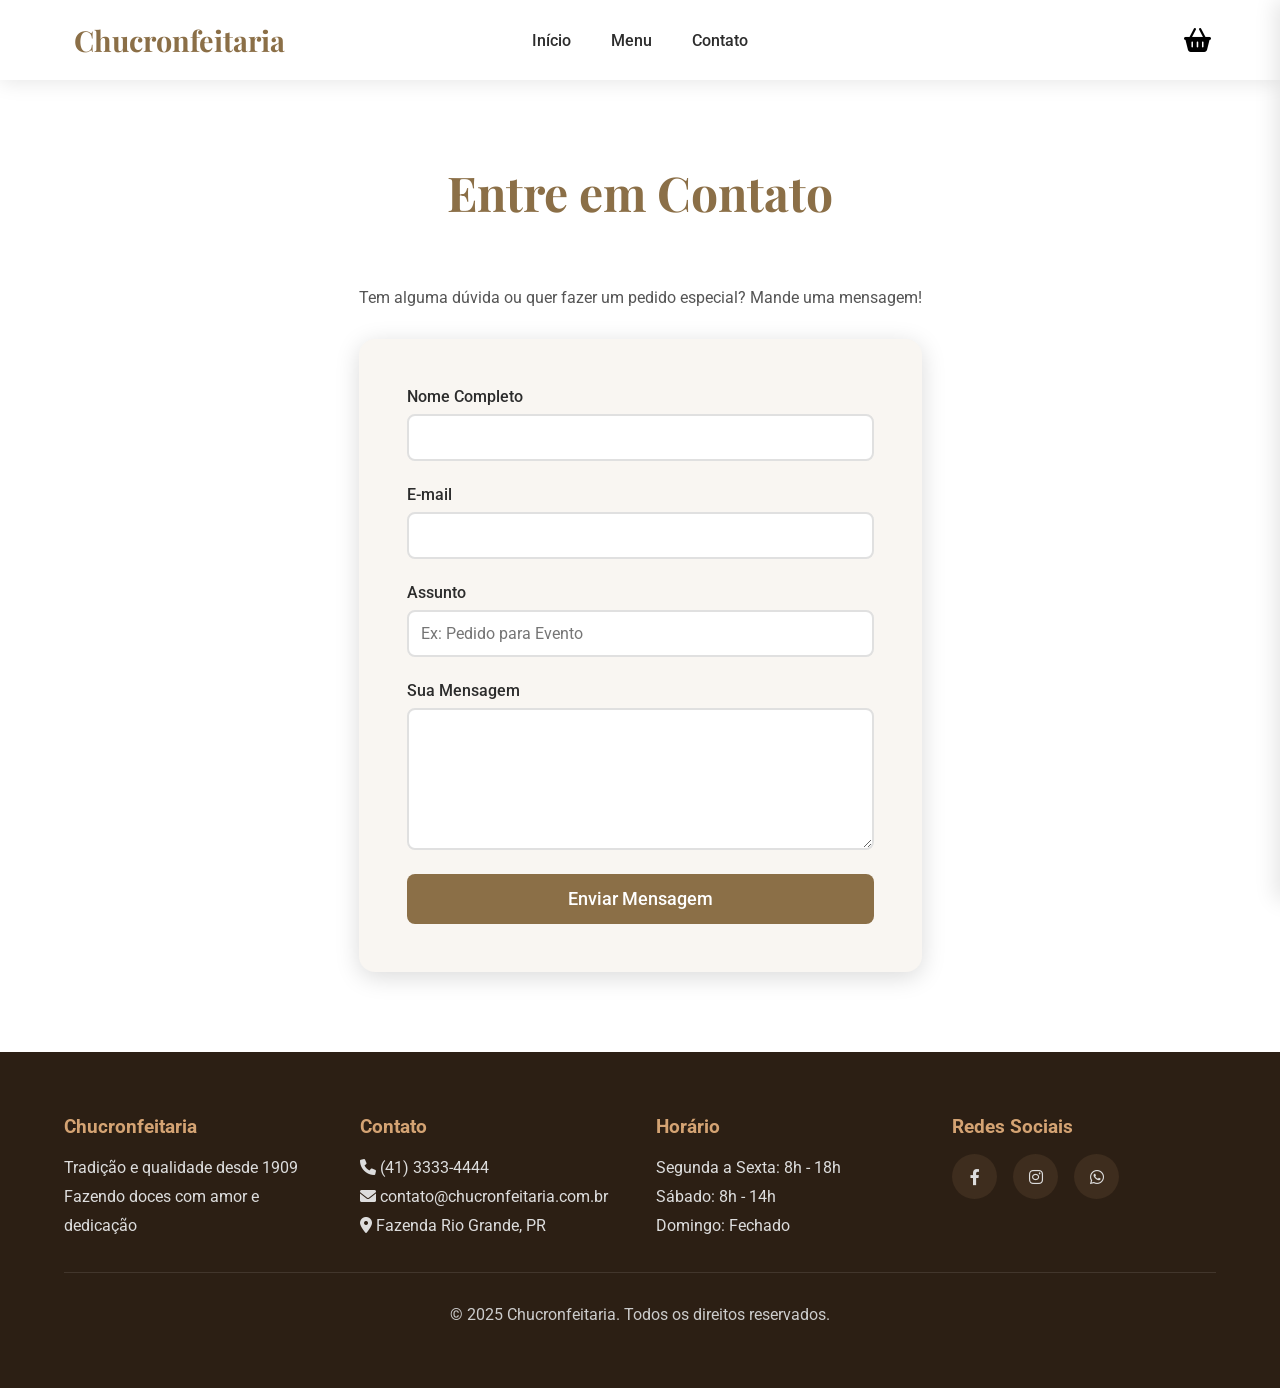
<file: contact.html>
<!DOCTYPE html>
<html lang="pt-BR">
<head>
    <meta charset="UTF-8">
    <meta name="viewport" content="width=device-width, initial-scale=1.0">
    <title>Contato - Chucronfeitaria</title>
    <link rel="stylesheet" href="./assets/css/style.css">
    <link rel="stylesheet" href="./assets/css/global-vars.css">
    <link rel="stylesheet" href="https://cdnjs.cloudflare.com/ajax/libs/font-awesome/6.0.0/css/all.min.css">
    <link rel="preconnect" href="https://fonts.googleapis.com">
    <link rel="preconnect" href="https://fonts.gstatic.com" crossorigin>
    <link href="https://fonts.googleapis.com/css2?family=Roboto:wght@300;400;500;700&family=Playfair+Display:wght@400;700&display=swap" rel="stylesheet">
</head>
<body>
    <header>
        <div class="logo">Chucronfeitaria</div>
        <nav id="nav">
            <ul>
                <li><a href="index.html">Início</a></li>
                <li><a href="menu.html">Menu</a></li>
                <li><a href="contact.html">Contato</a></li>
            </ul>
        </nav>
        <div class="header-actions">
            <button id="cartBtn" onclick="toggleCart()" class="cart-btn-header">
                <i class="fas fa-shopping-basket"></i> <span id="cartBadgeHeader">0</span>
            </button>
            <div class="menu-toggle" id="menuToggle">
                <span></span>
                <span></span>
                <span></span>
            </div>
        </div>
    </header>

    <section class="order-section reveal active" id="order" style="margin-top: var(--header-height); min-height: 80vh; display: flex; align-items: center;">
        <div class="order-container">
            <h1>Entre em Contato</h1>
            <p style="text-align: center; margin-bottom: var(--spacing-lg); color: var(--color-text-secondary);">Tem alguma dúvida ou quer fazer um pedido especial? Mande uma mensagem!</p>
            <div class="order-content">
                <div class="order-form">
                    <form id="orderForm">
                        <div class="form-group">
                            <label for="name">Nome Completo</label>
                            <input type="text" id="name" required>
                        </div>
                        <div class="form-group">
                            <label for="email">E-mail</label>
                            <input type="email" id="email" required>
                        </div>
                        <div class="form-group">
                            <label for="address">Assunto</label>
                            <input type="text" id="address" placeholder="Ex: Pedido para Evento" required>
                        </div>
                        <div class="form-group">
                            <label for="details">Sua Mensagem</label>
                            <textarea id="details" rows="6" class="active"></textarea>
                        </div>
                        <button type="submit" class="submit-btn">Enviar Mensagem</button>
                    </form>
                </div>
            </div>
        </div>
    </section>

    <!-- Cart Sidebar -->
    <div class="cart-overlay" id="cartOverlay" onclick="toggleCart()"></div>
    <div class="cart-sidebar" id="cartSidebar">
        <div class="cart-header">
            <h2><i class="fas fa-shopping-basket"></i> Meu Carrinho</h2>
            <button class="close-cart" onclick="toggleCart()">×</button>
        </div>
        <div class="cart-items" id="cartItems">
            <div class="cart-empty">
                <div class="cart-empty-icon"><i class="fas fa-birthday-cake"></i></div>
                <p>Seu carrinho está vazio</p>
                <p style="font-size: 0.9rem; margin-top: 0.5rem;">Escolha um bolo delicioso no Menu!</p>
            </div>
        </div>
        <div class="cart-footer" id="cartFooter" style="display: none;">
            <div class="cart-total">
                <span>Total:</span>
                <span class="cart-total-value" id="cartTotal">R$ 0,00</span>
            </div>
            <button class="checkout-btn" onclick="checkout()">Finalizar Pedido</button>
            <button class="clear-cart-btn" onclick="clearCart()">Limpar Carrinho</button>
        </div>
    </div>

    <footer id="contact">
        <div class="footer-content">
            <div class="footer-section">
                <h3>Chucronfeitaria</h3>
                <p>Tradição e qualidade desde 1909</p>
                <p>Fazendo doces com amor e dedicação</p>
            </div>
            <div class="footer-section">
                <h3>Contato</h3>
                <p><i class="fas fa-phone"></i> (41) 3333-4444</p>
                <p><i class="fas fa-envelope"></i> contato@chucronfeitaria.com.br</p>
                <p><i class="fas fa-map-marker-alt"></i> Fazenda Rio Grande, PR</p>
            </div>
            <div class="footer-section">
                <h3>Horário</h3>
                <p>Segunda a Sexta: 8h - 18h</p>
                <p>Sábado: 8h - 14h</p>
                <p>Domingo: Fechado</p>
            </div>
            <div class="footer-section">
                <h3>Redes Sociais</h3>
                <div class="social-links">
                    <a href="#" title="Facebook"><i class="fab fa-facebook-f"></i></a>
                    <a href="#" title="Instagram"><i class="fab fa-instagram"></i></a>
                    <a href="#" title="WhatsApp"><i class="fab fa-whatsapp"></i></a>
                </div>
            </div>
        </div>
        <div class="footer-bottom">
            <p>&copy; 2025 Chucronfeitaria. Todos os direitos reservados.</p>
        </div>
    </footer>

    <script src="./assets/js/script.js"></script>
</body>
</html>
</file>
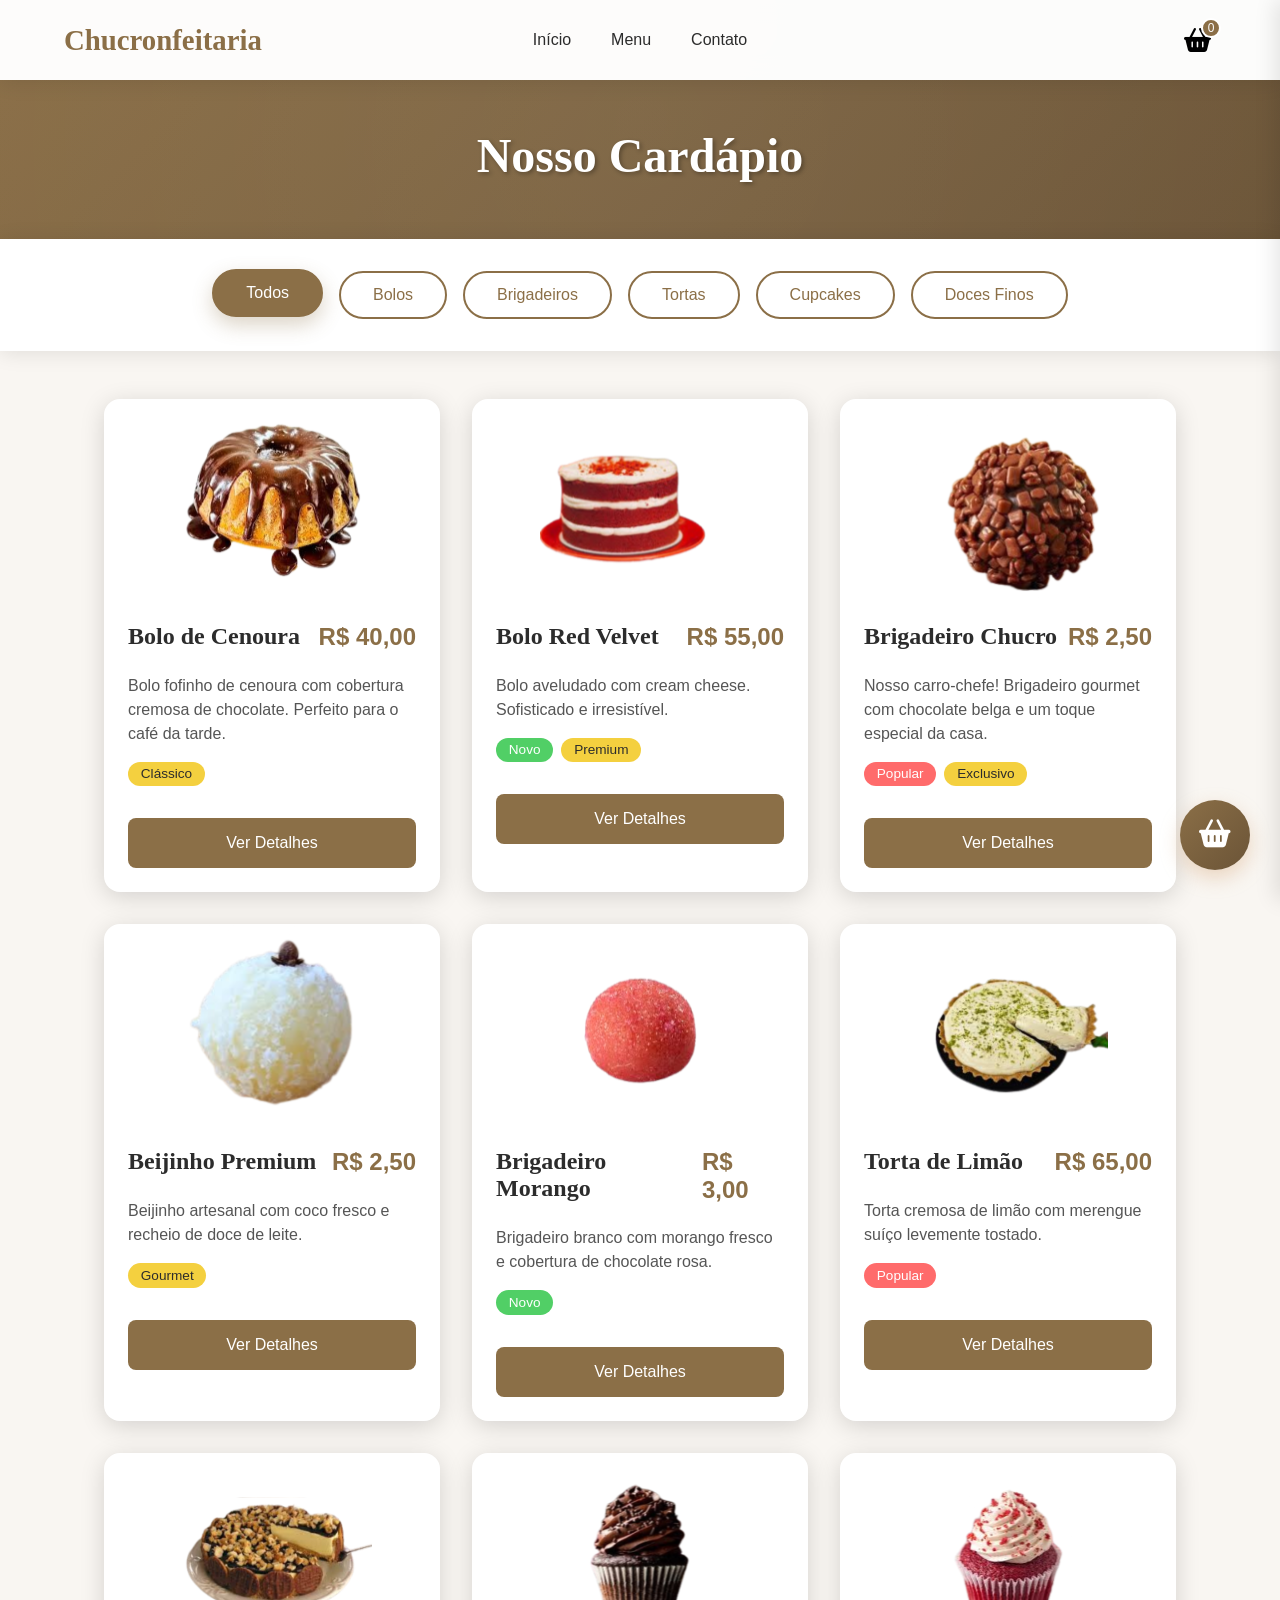
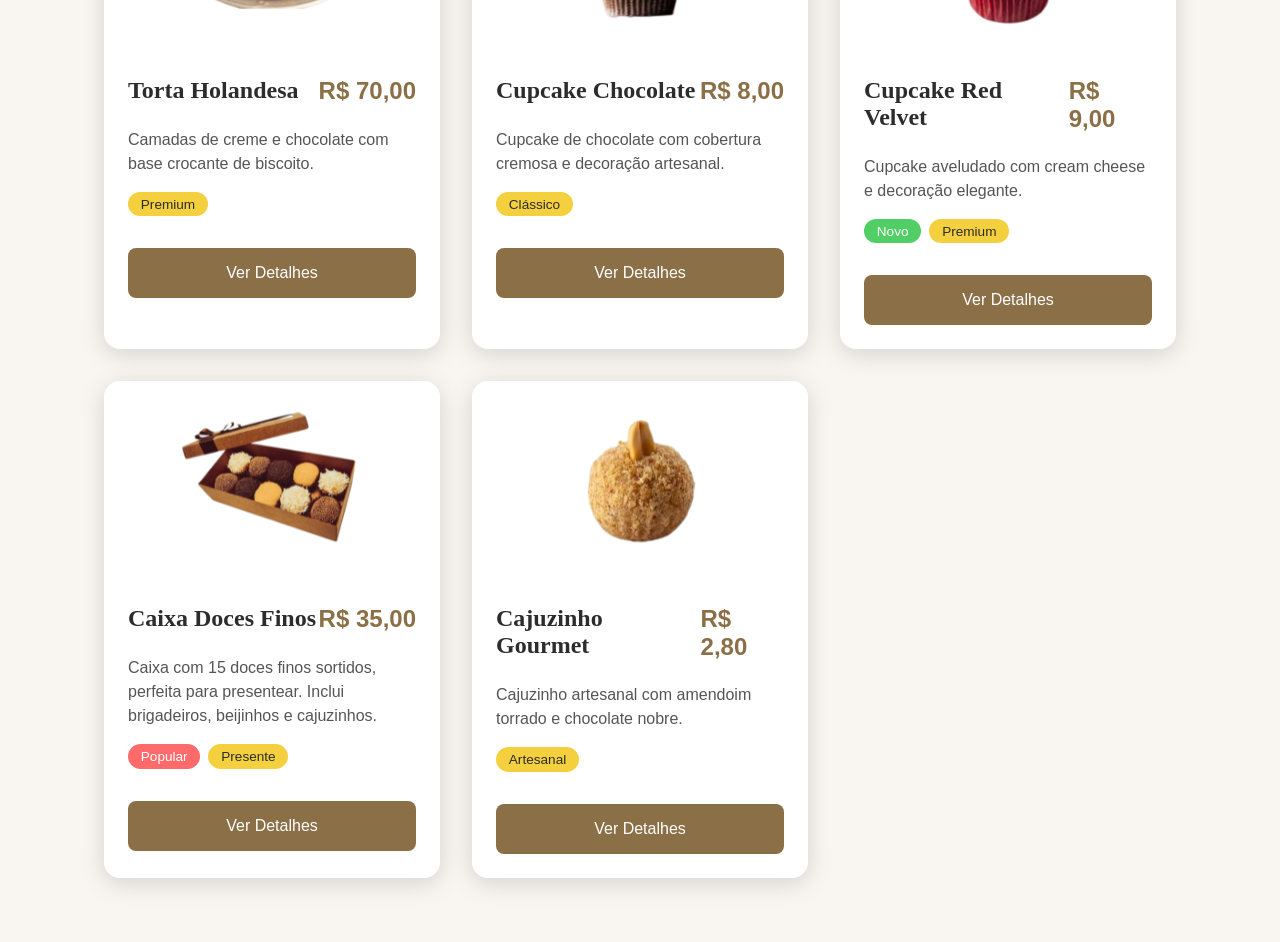
<file: menu.html>
<!DOCTYPE html>
<html lang="pt-BR">
<head>
    <meta charset="UTF-8">
    <meta name="viewport" content="width=device-width, initial-scale=1.0">
    <title>Cardápio - Chucronfeitaria</title>
    <link rel="stylesheet" href="./assets/css/menu.css">
    <link rel="stylesheet" href="./assets/css/global-vars.css">
    <link rel="stylesheet" href="https://cdnjs.cloudflare.com/ajax/libs/font-awesome/6.0.0/css/all.min.css">
    <link rel="preconnect" href="https://fonts.googleapis.com">
</head>
<body>
    <header>
        <div class="logo">Chucronfeitaria</div>
        <nav id="nav">
            <ul>
                <li><a href="index.html">Início</a></li>
                <li><a href="menu.html">Menu</a></li>
                <li><a href="contact.html">Contato</a></li>
            </ul>
        </nav>
        <div class="header-actions">
            <button id="cartBtn" onclick="toggleCart()" class="cart-btn-header">
                <i class="fas fa-shopping-basket"></i> <span id="cartBadgeHeader">0</span>
            </button>
            <div class="menu-toggle" id="menuToggle">
                <span></span>
                <span></span>
                <span></span>
            </div>
        </div>
    </header>

    <section class="menu-hero">
        <div class="menu-hero-content">
            <h1>Nosso Cardápio</h1>
        </div>
    </section>

    <section class="filter-section">
        <div class="filter-container">
            <button class="filter-btn active" data-category="all">Todos</button>
            <button class="filter-btn" data-category="bolos">Bolos</button>
            <button class="filter-btn" data-category="brigadeiros">Brigadeiros</button>
            <button class="filter-btn" data-category="tortas">Tortas</button>
            <button class="filter-btn" data-category="cupcakes">Cupcakes</button>
            <button class="filter-btn" data-category="doces">Doces Finos</button>
        </div>
    </section>

    <section class="menu-section">
        <div class="menu-grid" id="menuGrid">
            <div class="menu-item" data-category="bolos" style="animation-delay: 0.2s">
                <img src="./assets/menu_items/bolo_cenoura.svg" alt="Bolo de Cenoura" class="menu-item-image">
                <div class="menu-item-content">
                    <div class="menu-item-header">
                        <h3 class="menu-item-title">Bolo de Cenoura</h3>
                        <span class="menu-item-price" data-price="40.00">R$ 40,00</span>
                    </div>
                    <p class="menu-item-description">Bolo fofinho de cenoura com cobertura cremosa de chocolate. Perfeito para o café da tarde.</p>
                    <div class="menu-item-tags">
                        <span class="tag">Clássico</span>
                    </div>
                    <button class="order-btn" onclick="openModal(this)">Ver Detalhes</button>
                </div>
            </div>

            <div class="menu-item" data-category="bolos" style="animation-delay: 0.3s">
                <img src="./assets/menu_items/bolo_red_velvet.svg" alt="Bolo Red Velvet" class="menu-item-image">
                <div class="menu-item-content">
                    <div class="menu-item-header">
                        <h3 class="menu-item-title">Bolo Red Velvet</h3>
                        <span class="menu-item-price" data-price="55.00">R$ 55,00</span>
                    </div>
                    <p class="menu-item-description">Bolo aveludado com cream cheese. Sofisticado e irresistível.</p>
                    <div class="menu-item-tags">
                        <span class="tag new">Novo</span>
                        <span class="tag">Premium</span>
                    </div>
                    <button class="order-btn" onclick="openModal(this)">Ver Detalhes</button>
                </div>
            </div>

            <div class="menu-item" data-category="brigadeiros" style="animation-delay: 0.4s">
                <img src="./assets/menu_items/brigadeiro.svg" alt="Brigadeiro Chucro" class="menu-item-image">
                <div class="menu-item-content">
                    <div class="menu-item-header">
                        <h3 class="menu-item-title">Brigadeiro Chucro</h3>
                        <span class="menu-item-price" data-price="2.50">R$ 2,50</span>
                    </div>
                    <p class="menu-item-description">Nosso carro-chefe! Brigadeiro gourmet com chocolate belga e um toque especial da casa.</p>
                    <div class="menu-item-tags">
                        <span class="tag popular">Popular</span>
                        <span class="tag">Exclusivo</span>
                    </div>
                    <button class="order-btn" onclick="openModal(this)">Ver Detalhes</button>
                </div>
            </div>

            <div class="menu-item" data-category="brigadeiros" style="animation-delay: 0.5s">
                <img src="./assets/menu_items/beijinho.svg" alt="Beijinho Premium" class="menu-item-image">
                <div class="menu-item-content">
                    <div class="menu-item-header">
                        <h3 class="menu-item-title">Beijinho Premium</h3>
                        <span class="menu-item-price" data-price="2.50">R$ 2,50</span>
                    </div>
                    <p class="menu-item-description">Beijinho artesanal com coco fresco e recheio de doce de leite.</p>
                    <div class="menu-item-tags">
                        <span class="tag">Gourmet</span>
                    </div>
                    <button class="order-btn" onclick="openModal(this)">Ver Detalhes</button>
                </div>
            </div>

            <div class="menu-item" data-category="brigadeiros" style="animation-delay: 0.6s">
                <img src="./assets/menu_items/brigadeiro_morango.svg" alt="Brigadeiro Morango" class="menu-item-image">
                <div class="menu-item-content">
                    <div class="menu-item-header">
                        <h3 class="menu-item-title">Brigadeiro Morango</h3>
                        <span class="menu-item-price" data-price="3.00">R$ 3,00</span>
                    </div>
                    <p class="menu-item-description">Brigadeiro branco com morango fresco e cobertura de chocolate rosa.</p>
                    <div class="menu-item-tags">
                        <span class="tag new">Novo</span>
                    </div>
                    <button class="order-btn" onclick="openModal(this)">Ver Detalhes</button>
                </div>
            </div>

            <div class="menu-item" data-category="tortas" style="animation-delay: 0.7s">
                <img src="./assets/menu_items/torta_limao.svg" alt="Torta de Limão" class="menu-item-image">
                <div class="menu-item-content">
                    <div class="menu-item-header">
                        <h3 class="menu-item-title">Torta de Limão</h3>
                        <span class="menu-item-price" data-price="65.00">R$ 65,00</span>
                    </div>
                    <p class="menu-item-description">Torta cremosa de limão com merengue suíço levemente tostado.</p>
                    <div class="menu-item-tags">
                        <span class="tag popular">Popular</span>
                    </div>
                    <button class="order-btn" onclick="openModal(this)">Ver Detalhes</button>
                </div>
            </div>

            <div class="menu-item" data-category="tortas" style="animation-delay: 0.8s">
                <img src="./assets/menu_items/torta_holandesa.svg" alt="Torta Holandesa" class="menu-item-image">
                <div class="menu-item-content">
                    <div class="menu-item-header">
                        <h3 class="menu-item-title">Torta Holandesa</h3>
                        <span class="menu-item-price" data-price="70.00">R$ 70,00</span>
                    </div>
                    <p class="menu-item-description">Camadas de creme e chocolate com base crocante de biscoito.</p>
                    <div class="menu-item-tags">
                        <span class="tag">Premium</span>
                    </div>
                    <button class="order-btn" onclick="openModal(this)">Ver Detalhes</button>
                </div>
            </div>

            <div class="menu-item" data-category="cupcakes" style="animation-delay: 0.9s">
                <img src="./assets/menu_items/cupcake_chocolate.svg" alt="Cupcake Chocolate" class="menu-item-image">
                <div class="menu-item-content">
                    <div class="menu-item-header">
                        <h3 class="menu-item-title">Cupcake Chocolate</h3>
                        <span class="menu-item-price" data-price="8.00">R$ 8,00</span>
                    </div>
                    <p class="menu-item-description">Cupcake de chocolate com cobertura cremosa e decoração artesanal.</p>
                    <div class="menu-item-tags">
                        <span class="tag">Clássico</span>
                    </div>
                    <button class="order-btn" onclick="openModal(this)">Ver Detalhes</button>
                </div>
            </div>

            <div class="menu-item" data-category="cupcakes" style="animation-delay: 1s">
                <img src="./assets/menu_items/cupcake_redvelvet.svg" alt="Cupcake Red Velvet" class="menu-item-image">
                <div class="menu-item-content">
                    <div class="menu-item-header">
                        <h3 class="menu-item-title">Cupcake Red Velvet</h3>
                        <span class="menu-item-price" data-price="9.00">R$ 9,00</span>
                    </div>
                    <p class="menu-item-description">Cupcake aveludado com cream cheese e decoração elegante.</p>
                    <div class="menu-item-tags">
                        <span class="tag new">Novo</span>
                        <span class="tag">Premium</span>
                    </div>
                    <button class="order-btn" onclick="openModal(this)">Ver Detalhes</button>
                </div>
            </div>

            <div class="menu-item" data-category="doces" style="animation-delay: 1.1s">
                <img src="./assets/menu_items/box.svg" alt="Caixa Doces Finos" class="menu-item-image">
                <div class="menu-item-content">
                    <div class="menu-item-header">
                        <h3 class="menu-item-title">Caixa Doces Finos</h3>
                        <span class="menu-item-price" data-price="35.00">R$ 35,00</span>
                    </div>
                    <p class="menu-item-description">Caixa com 15 doces finos sortidos, perfeita para presentear. Inclui brigadeiros, beijinhos e cajuzinhos.</p>
                    <div class="menu-item-tags">
                        <span class="tag popular">Popular</span>
                        <span class="tag">Presente</span>
                    </div>
                    <button class="order-btn" onclick="openModal(this)">Ver Detalhes</button>
                </div>
            </div>

            <div class="menu-item" data-category="doces" style="animation-delay: 1.2s">
                <img src="./assets/menu_items/cajuzinho gourmet.svg" alt="Cajuzinho Gourmet" class="menu-item-image">
                <div class="menu-item-content">
                    <div class="menu-item-header">
                        <h3 class="menu-item-title">Cajuzinho Gourmet</h3>
                        <span class="menu-item-price" data-price="2.80">R$ 2,80</span>
                    </div>
                    <p class="menu-item-description">Cajuzinho artesanal com amendoim torrado e chocolate nobre.</p>
                    <div class="menu-item-tags">
                        <span class="tag">Artesanal</span>
                    </div>
                    <button class="order-btn" onclick="openModal(this)">Ver Detalhes</button>
                </div>
            </div>
        </div>
    </section>

    <div class="modal" id="modal">
        <div class="modal-content">
            <div class="modal-header">
                <h2 id="modalTitle"></h2>
                <button class="close-modal" onclick="closeModal()">×</button>
            </div>
            <div class="modal-body">
                <div class="modal-image" id="modalImage"></div>
                <div class="modal-price" id="modalPrice"></div>
                <p class="modal-description" id="modalDescription"></p>
                <div class="quantity-selector">
                    <button class="quantity-btn" onclick="changeQuantity(-1)">-</button>
                    <span class="quantity-value" id="quantity">1</span>
                    <button class="quantity-btn" onclick="changeQuantity(1)">+</button>
                </div>
                <button class="order-btn" onclick="addToCart()">Adicionar ao Carrinho</button>
            </div>
        </div>
    </div>

    <div class="cart-overlay" id="cartOverlay" onclick="toggleCart()"></div>
    
    <div class="cart-sidebar" id="cartSidebar">
        <div class="cart-header">
            <h2><i class="fas fa-shopping-basket"></i> Meu Carrinho</h2>
            <button class="close-cart" onclick="toggleCart()">×</button>
        </div>
        
        <div class="cart-items" id="cartItems">
            <div class="cart-empty">
                <div class="cart-empty-icon"><i class="fas fa-birthday-cake"></i></div>
                <p>Seu carrinho está vazio</p>
                <p style="font-size: 0.9rem; margin-top: 0.5rem;">Adicione alguns doces deliciosos!</p>
            </div>
        </div>
        
        <div class="cart-footer" id="cartFooter" style="display: none;">
            <div class="cart-total">
                <span>Total:</span>
                <span class="cart-total-value" id="cartTotal">R$ 0,00</span>
            </div>
            <button class="checkout-btn" onclick="checkout()">Finalizar Pedido</button>
            <button class="clear-cart-btn" onclick="clearCart()">Limpar Carrinho</button>
        </div>
    </div>

    <button class="cart-button" onclick="toggleCart()">
        <i class="fas fa-shopping-basket"></i>
        <span class="cart-badge" id="cartBadge" style="display: none;">0</span>
    </button>

    <script src="./assets/js/menu.js"></script>
</body>
</html>
</file>
<file: assets/css/style.css>
* {
    padding: 0;
    margin: 0;
    box-sizing: border-box;
    font-family: var(--font-primary);
}

html {
    scroll-behavior: smooth;
}

header {
    position: fixed;
    top: 0;
    width: 100%;
    height: var(--header-height);
    background: var(--color-white-alpha-98);
    backdrop-filter: blur(10px);
    box-shadow: var(--shadow-small);
    display: flex;
    align-items: center;
    justify-content: space-between;
    padding: 0 5%;
    z-index: var(--z-index-header);
    transition: all var(--transition-fast);
}

.header-actions {
    display: flex;
    align-items: center;
    gap: var(--spacing-md);
}

.cart-btn-header {
    background: none;
    border: none;
    font-size: 1.5rem;
    cursor: pointer;
    position: relative;
    padding: 5px;
    display: flex;
    align-items: center;
    justify-content: center;
    transition: transform var(--transition-fast);
}

.cart-btn-header:hover {
    transform: scale(1.1);
}

#cartBadgeHeader {
    position: absolute;
    top: -5px;
    right: -5px;
    background: var(--color-primary);
    color: white;
    border-radius: 50%;
    width: 20px;
    height: 20px;
    font-size: 12px;
    display: flex;
    align-items: center;
    justify-content: center;
    border: 2px solid white;
}

.logo {
    font-family: var(--font-display);
    font-size: var(--font-size-h3);
    font-weight: var(--font-weight-bold);
    color: var(--color-primary);
    display: flex;
    align-items: center;
    gap: 10px;
}

.logo::before {
    content: "";
    font-size: var(--font-size-h2);
}

nav {
    position: absolute;
    left: 50%;
    top: 50%;
    transform: translate(-50%, -50%);
    width: auto;
}

nav ul {
    display: flex;
    gap: 2.5rem;
    list-style: none;
}

nav ul li a {
    text-decoration: none;
    color: var(--color-text-primary);
    font-weight: var(--font-weight-medium);
    transition: all var(--transition-fast);
    position: relative;
}

nav ul li a::after {
    content: '';
    position: absolute;
    bottom: -5px;
    left: 0;
    width: 0;
    height: 2px;
    background: var(--color-primary);
    transition: width var(--transition-fast);
}

nav ul li a:hover::after {
    width: 100%;
}

.menu-toggle {
    display: none;
    flex-direction: column;
    cursor: pointer;
    gap: 5px;
}

.menu-toggle span {
    width: 30px;
    height: 3px;
    background: var(--color-primary);
    border-radius: 3px;
    transition: all var(--transition-fast);
}

.menu-toggle.active span:nth-child(1) {
    transform: rotate(45deg) translate(8px, 8px);
}

.menu-toggle.active span:nth-child(2) {
    opacity: 0;
}

.menu-toggle.active span:nth-child(3) {
    transform: rotate(-45deg) translate(7px, -7px);
}

.main {
    position: relative;
    background: linear-gradient(rgba(0,0,0,0.5), rgba(0,0,0,0.5)), url('https://images.unsplash.com/photo-1555507036-ab1f4038808a?q=80&w=2000&auto=format&fit=crop');
    background-size: cover;
    background-position: center;
    background-attachment: fixed;
    filter: contrast(105%) brightness(95%);
    min-height: 100vh;
    display: flex;
    align-items: center;
    justify-content: center;
    margin-top: var(--header-height);
}

.container {
    color: var(--color-text-white);
    text-align: center;
    animation: fadeInUp 1s ease;
}

.container h1 {
    font-family: var(--font-display);
    font-size: var(--font-size-hero);
    margin-bottom: var(--spacing-sm);
    text-shadow: 2px 2px 4px var(--color-black-alpha-50);
}

.container p {
    font-size: var(--font-size-xlarge);
    color: rgb(220, 220, 220);
    margin-bottom: var(--spacing-lg);
}

.container p span {
    color: var(--color-accent);
    font-weight: var(--font-weight-bold);
}

.container button {
    padding: 15px 50px;
    background: transparent;
    border: 2px solid var(--color-accent);
    color: var(--color-accent);
    border-radius: var(--border-radius-round);
    font-size: var(--font-size-medium);
    font-weight: var(--font-weight-medium);
    cursor: pointer;
    transition: all var(--transition-medium);
    position: relative;
    overflow: hidden;
}

.container button::before {
    content: '';
    position: absolute;
    top: 0;
    left: -100%;
    width: 100%;
    height: 100%;
    background: var(--color-accent);
    transition: left var(--transition-medium);
    z-index: var(--z-index-negative);
}

.container button:hover::before {
    left: 0;
}

.container button:hover {
    color: var(--color-text-primary);
    transform: translateY(-3px);
    box-shadow: var(--shadow-button);
}

.about {
    padding: var(--spacing-section) 5%;
    background: var(--color-bg-light);
}

.container-about {
    max-width: 1200px;
    margin: 0 auto;
}

.container-about h1 {
    font-family: var(--font-display);
    font-size: var(--font-size-h1);
    text-align: center;
    color: var(--color-primary);
    margin-bottom: var(--spacing-lg);
}

.container-about h3 {
    text-align: center;
    font-weight: var(--font-weight-light);
    line-height: var(--line-height-relaxed);
    color: var(--color-text-secondary);
    margin-bottom: var(--spacing-xxl);
    max-width: 900px;
    margin-left: auto;
    margin-right: auto;
}

.box {
    display: grid;
    grid-template-columns: 1fr 1fr;
    gap: var(--spacing-xxl);
    align-items: center;
    margin: 20px;
}

.carousel {
    position: relative;
    width: 100%;
    border-radius: var(--border-radius-xlarge);
    overflow: hidden;
    box-shadow: var(--shadow-large);
    height: 400px;
}
.carousel-inner {
    display: flex;
    transition: transform 0.8s cubic-bezier(0.4, 0, 0.2, 1);
    height: 100%;
}

.carousel-inner img {
    width: 100%;
    height: 100%;
    object-fit: cover;
    flex-shrink: 0;
}

.button-carousel {
    position: absolute;
    top: 50%;
    transform: translateY(-50%);
    background: var(--color-white-alpha-90);
    color: var(--color-primary);
    border: none;
    padding: 15px;
    cursor: pointer;
    border-radius: var(--border-radius-circle);
    font-size: var(--font-size-large);
    transition: all var(--transition-fast);
    width: var(--button-height);
    height: var(--button-height);
    display: flex;
    align-items: center;
    justify-content: center;
}

.button-carousel:hover {
    background: var(--color-bg-white);
    transform: translateY(-50%) scale(1.1);
}

.prev { left: 20px; }
.next { right: 20px; }

.text-box {
    padding: var(--spacing-lg);
}

.text-box p {
    line-height: var(--line-height-relaxed);
    color: var(--color-text-secondary);
    margin-bottom: var(--spacing-md);
}

.text-box p:last-child {
    font-weight: var(--font-weight-bold);
    color: var(--color-primary);
    font-size: var(--font-size-medium);
}

/* Cakes Section Styles */
.cakes {
    padding: var(--spacing-section) 5%;
    background: var(--color-bg-white);
}

.container-cakes {
    max-width: 1200px;
    margin: 0 auto;
}

.container-cakes h1 {
    font-family: var(--font-display);
    font-size: var(--font-size-h1);
    text-align: center;
    color: var(--color-primary);
    margin-bottom: var(--spacing-xxl);
}

.cake-grid {
    display: grid;
    grid-template-columns: repeat(auto-fit, minmax(300px, 1fr));
    gap: var(--spacing-lg);
}

.cake-card {
    background: var(--color-bg-light);
    border-radius: var(--border-radius-large);
    overflow: hidden;
    box-shadow: var(--shadow-medium);
    transition: transform var(--transition-medium);
}

.cake-card:hover {
    transform: translateY(-10px);
}

.cake-card img {
    width: 100%;
    height: 250px;
    object-fit: cover;
}

.cake-info {
    padding: var(--spacing-lg);
    text-align: center;
}

.cake-info h3 {
    margin-bottom: var(--spacing-xs);
    color: var(--color-text-primary);
}

.cake-info p {
    color: var(--color-text-secondary);
    margin-bottom: var(--spacing-md);
    font-size: 0.95rem;
    line-height: var(--line-height-normal);
}

.cake-info .price {
    display: block;
    font-size: 1.6rem;
    color: var(--color-primary);
    font-weight: bold;
    margin-bottom: var(--spacing-md);
}

.add-to-cart-btn {
    width: 100%;
    padding: 12px;
    background: var(--color-primary);
    color: white;
    border: none;
    border-radius: var(--border-radius-small);
    cursor: pointer;
    font-weight: bold;
    transition: all var(--transition-fast);
}

.add-to-cart-btn:hover {
    background: var(--color-primary-dark);
    transform: scale(0.98);
}

.cookers {
    padding: var(--spacing-section) 5%;
    background: linear-gradient(135deg, var(--color-bg-dark) 0%, var(--color-bg-medium) 100%);
    color: var(--color-text-white);
}

.container-cookers {
    max-width: 1200px;
    margin: 0 auto;
}

.container-cookers h1 {
    font-family: var(--font-display);
    font-size: var(--font-size-h1);
    text-align: center;
    margin-bottom: var(--spacing-xxl);
}

.container-cookers ul {
    display: grid;
    grid-template-columns: repeat(auto-fit, minmax(280px, 1fr));
    gap: var(--spacing-lg);
    list-style: none;
}

.cooker-card {
    position: relative;
    background-size: cover;
    background-position: center;
    border: 2px solid var(--color-accent-alpha-30);
    border-radius: var(--border-radius-large);
    padding: var(--spacing-lg);
    transition: all var(--transition-medium);
    height: 450px;
    width: 350px;
    display: flex;
    align-items: flex-end;
    justify-content: center;
    overflow: hidden;
    cursor: pointer;
    box-shadow: 0 10px 30px rgba(0,0,0,0.3);
    filter: saturate(110%);
}

.cooker-card:hover {
    transform: translateY(-15px) scale(1.02);
    border-color: var(--color-accent);
    box-shadow: 0 20px 40px rgba(0,0,0,0.4);
}

.cooker-card::before {
    content: '';
    position: absolute;
    top: 0;
    left: 0;
    right: 0;
    bottom: 0;
    background: linear-gradient(to top, rgba(0,0,0,0.8) 0%, rgba(0,0,0,0.3) 50%, rgba(0,0,0,0.1) 100%);
    z-index: 1;
    transition: all var(--transition-medium);
}



.cooker-card:hover::before {
    background: linear-gradient(to top, rgba(0,0,0,0.9) 0%, rgba(0,0,0,0.4) 50%, rgba(0,0,0,0.2) 100%);
}

.cooker-card p {
    position: relative;
    z-index: 2;
    font-size: var(--font-size-large);
    font-weight: var(--font-weight-medium);
    color: var(--color-text-white);
    text-shadow: 2px 2px 4px rgba(0,0,0,0.8);
    margin-bottom: var(--spacing-md);
}

.cooker-cleber {
    background-image: url(../chef1.jpg);
}

.cooker-joao {
    background-image: url(../chef2.jpg);
}

.cooker-andre {
    background-image: url(../chef3.jpg);
}

.order-section {
    padding: var(--spacing-section) 5%;
    background: var(--color-bg-white);
}

.order-container {
    max-width: 1200px;
    margin: 0 auto;
}

.order-container h1 {
    font-family: var(--font-display);
    font-size: var(--font-size-h1);
    text-align: center;
    color: var(--color-primary);
    margin-bottom: var(--spacing-xxl);
}

.order-content {
    display: grid;
    grid-template-columns: 1fr;
    gap: var(--spacing-xxl);
}

.order-form {
    background: var(--color-bg-light);
    padding: var(--spacing-xl);
    border-radius: var(--border-radius-large);
    box-shadow: var(--shadow-medium);
}

.form-group {
    margin-bottom: var(--spacing-md);
}

.form-group label {
    display: block;
    margin-bottom: var(--spacing-xs);
    color: var(--color-text-primary);
    font-weight: var(--font-weight-medium);
}

.form-group input,
.form-group select,
.form-group textarea {
    width: 100%;
    padding: 12px;
    border: 2px solid var(--color-border-light);
    border-radius: var(--border-radius-small);
    font-size: var(--font-size-base);
    transition: all var(--transition-fast);
}

.form-group input:focus,
.form-group select:focus,
.form-group textarea:focus {
    outline: none;
    border-color: var(--color-primary);
}

.form-group textarea {
    resize: vertical;
    min-height: 100px;
    display: none;
}

.form-group textarea.active {
    display: block;
}

.submit-btn {
    width: 100%;
    padding: 15px;
    background: var(--color-primary);
    color: var(--color-text-white);
    border: none;
    border-radius: var(--border-radius-small);
    font-size: var(--font-size-medium);
    font-weight: var(--font-weight-medium);
    cursor: pointer;
    transition: all var(--transition-fast);
}

.submit-btn:hover {
    background: var(--color-primary-dark);
    transform: translateY(-2px);
    box-shadow: var(--shadow-primary);
}

footer {
    background: var(--color-bg-dark);
    color: var(--color-text-white);
    padding: var(--spacing-xxl) 5%;
}

.footer-content {
    max-width: 1200px;
    margin: 0 auto;
    display: grid;
    grid-template-columns: repeat(auto-fit, minmax(250px, 1fr));
    gap: var(--spacing-lg);
}

.footer-section h3 {
    margin-bottom: var(--spacing-sm);
    color: var(--color-accent);
}

.footer-section p,
.footer-section a {
    color: var(--color-text-lighter);
    text-decoration: none;
    line-height: var(--line-height-relaxed);
    display: block;
}

.footer-section a:hover {
    color: var(--color-accent);
}

.footer-bottom {
    text-align: center;
    margin-top: var(--spacing-lg);
    padding-top: var(--spacing-lg);
    border-top: 1px solid var(--color-border-medium);
    color: var(--color-text-light);
}

.social-links {
    display: flex;
    gap: var(--spacing-sm);
    margin-top: var(--spacing-sm);
}

.social-links a {
    width: var(--social-icon-size);
    height: var(--social-icon-size);
    background: var(--color-accent-alpha-10);
    border-radius: var(--border-radius-circle);
    display: flex;
    align-items: center;
    justify-content: center;
    transition: all var(--transition-fast);
}

.social-links a:hover {
    background: var(--color-accent);
    transform: translateY(-3px);
}

/* Reveal Animations */
.reveal {
    opacity: 0;
    transform: translateY(30px);
    transition: all 0.8s ease-out;
}

.reveal.active {
    opacity: 1;
    transform: translateY(0);
}

/* Cart Sidebar Styles */
.cart-sidebar {
    position: fixed;
    top: 0;
    right: -450px;
    width: 450px;
    height: 100vh;
    background: var(--color-bg-white);
    box-shadow: var(--shadow-nav);
    z-index: 1001;
    transition: right 0.4s ease;
    display: flex;
    flex-direction: column;
}

.cart-sidebar.active {
    right: 0;
}

.cart-overlay {
    position: fixed;
    top: 0;
    left: 0;
    width: 100%;
    height: 100%;
    background: var(--color-black-alpha-50);
    z-index: 1000;
    opacity: 0;
    visibility: hidden;
    transition: all var(--transition-fast);
}

.cart-overlay.active {
    opacity: 1;
    visibility: visible;
}

.cart-header {
    padding: 25px;
    background: linear-gradient(135deg, var(--color-primary) 0%, var(--color-primary-dark) 100%);
    color: var(--color-text-white);
    display: flex;
    justify-content: space-between;
    align-items: center;
}

.cart-header h2 {
    margin: 0;
    font-size: 24px;
    font-family: var(--font-display);
}

.close-cart {
    background: none;
    border: none;
    color: var(--color-text-white);
    font-size: 32px;
    cursor: pointer;
    padding: 0;
    width: 40px;
    height: 40px;
    display: flex;
    align-items: center;
    justify-content: center;
    border-radius: var(--border-radius-circle);
}

.cart-items {
    flex: 1;
    overflow-y: auto;
    padding: var(--spacing-lg);
    color: var(--color-text-primary);
}

.cart-item {
    display: flex;
    gap: var(--spacing-md);
    padding: var(--spacing-lg);
    border-bottom: 1px solid var(--color-border-light);
    animation: fadeInUp 0.4s ease;
}

.cart-item-image {
    width: 70px;
    height: 70px;
    border-radius: var(--border-radius-medium);
    overflow: hidden;
    flex-shrink: 0;
}

.cart-item-image img {
    width: 100%;
    height: 100%;
    object-fit: cover;
}

.cart-item-details {
    flex: 1;
}

.cart-item-title {
    font-weight: var(--font-weight-bold);
    color: var(--color-text-primary);
    margin-bottom: 5px;
}

.cart-item-price {
    color: var(--color-primary);
    font-weight: var(--font-weight-bold);
}

.cart-item-controls {
    display: flex;
    align-items: center;
    gap: var(--spacing-md);
    margin-top: 10px;
}

.cart-qty-btn {
    border: 1px solid var(--color-border-light);
    background: none;
    width: 25px;
    height: 25px;
    cursor: pointer;
    border-radius: 4px;
}

.remove-item {
    background: none;
    border: none;
    color: #e74c3c;
    cursor: pointer;
    margin-left: auto;
}

.cart-empty {
    text-align: center;
    padding: 60px 0;
}

.cart-empty-icon {
    font-size: 80px;
    margin-bottom: 20px;
}

.cart-footer {
    padding: 25px;
    border-top: 1px solid var(--color-border-light);
    background: var(--color-bg-light);
}

.cart-total {
    display: flex;
    justify-content: space-between;
    margin-bottom: 20px;
    font-weight: bold;
    font-size: 1.2rem;
    color: var(--color-text-primary);
}

.checkout-btn {
    width: 100%;
    padding: 15px;
    background: var(--color-primary);
    color: white;
    border: none;
    border-radius: 8px;
    font-weight: bold;
    cursor: pointer;
    margin-bottom: 10px;
}

.clear-cart-btn {
    width: 100%;
    background: none;
    border: 1px solid #ccc;
    padding: 10px;
    border-radius: 8px;
    cursor: pointer;
    color: #888;
}

@keyframes fadeInUp {
    from {
        opacity: 0;
        transform: translateY(30px);
    }
    to {
        opacity: 1;
        transform: translateY(0);
    }
}

@keyframes slideIn {
    from {
        opacity: 0;
        transform: translateX(-20px);
    }
    to {
        opacity: 1;
        transform: translateX(0);
    }
}

@media (max-width: 768px) {
    .menu-toggle {
        display: flex;
    }

    nav {
        position: fixed;
        top: var(--header-height);
        right: -100%;
        width: 70%;
        height: calc(100vh - var(--header-height));
        background: var(--color-bg-white);
        transition: right var(--transition-medium);
        box-shadow: var(--shadow-nav);
    }

    nav.active {
        right: 0;
    }

    nav ul {
        flex-direction: column;
        padding: var(--spacing-lg);
        gap: var(--spacing-md);
    }

    .container h1 {
        font-size: var(--font-size-h2);
    }

    .box,
    .order-content {
        grid-template-columns: 1fr;
    }

    .container-cookers ul {
        grid-template-columns: 1fr;
    }

    .footer-content {
        grid-template-columns: 1fr;
    }
}
/* Staggered Reveal Animation */
.reveal {
    opacity: 0;
    transform: translateY(30px);
    transition: all 0.8s cubic-bezier(0.4, 0, 0.2, 1);
}

.reveal.active {
    opacity: 1;
    transform: translateY(0);
}

/* Chef Detail Modal */
.chef-modal-overlay {
    position: fixed;
    top: 0;
    left: 0;
    width: 100%;
    height: 100%;
    background: rgba(0, 0, 0, 0.9);
    backdrop-filter: blur(10px);
    display: none;
    align-items: center;
    justify-content: center;
    z-index: 2000;
    opacity: 0;
    transition: opacity 0.4s ease;
}

.chef-modal-overlay.active {
    display: flex;
    opacity: 1;
}

.chef-modal-content {
    background: var(--color-bg-dark);
    width: 90%;
    max-width: 1000px;
    border-radius: var(--border-radius-large);
    position: relative;
    padding: var(--spacing-xxl);
    border: 1px solid var(--color-border-medium);
    transform: scale(0.9);
    transition: transform 0.4s ease;
}

.chef-modal-overlay.active .chef-modal-content {
    transform: scale(1);
}

.chef-modal-close {
    position: absolute;
    top: 20px;
    right: 20px;
    background: none;
    border: none;
    color: white;
    font-size: 2rem;
    cursor: pointer;
    z-index: 10;
}

.chef-nav-btn {
    position: absolute;
    top: 50%;
    transform: translateY(-50%);
    background: rgba(255, 255, 255, 0.1);
    border: none;
    color: white;
    width: 50px;
    height: 50px;
    border-radius: 50%;
    cursor: pointer;
    transition: all 0.3s ease;
}

.chef-nav-btn:hover {
    background: var(--color-primary);
}

.prev-chef { left: -70px; }
.next-chef { right: -70px; }

@media (max-width: 1200px) {
    .prev-chef { left: 10px; }
    .next-chef { right: 10px; }
}

.chef-detail-grid {
    display: grid;
    grid-template-columns: 1fr 1.5fr;
    gap: var(--spacing-xl);
    align-items: start;
    transition: all 0.3s ease;
}

@media (max-width: 768px) {
    .chef-detail-grid { grid-template-columns: 1fr; }
    .chef-modal-content { padding: var(--spacing-lg); margin-top: 50px; max-height: 90vh; overflow-y: auto; }
}

.chef-detail-image {
    width: 100%;
    height: 500px;
    border-radius: var(--border-radius-medium);
    background-size: cover;
    background-position: center;
    box-shadow: 0 10px 30px rgba(0,0,0,0.5);
}

.chef-detail-info h2 {
    font-family: var(--font-display);
    font-size: 2.5rem;
    color: var(--color-accent);
    margin-bottom: 5px;
}

.chef-detail-info h4 {
    font-weight: 400;
    color: #ccc;
    margin-bottom: 20px;
    font-style: italic;
}

.chef-detail-description p {
    line-height: 1.8;
    color: #eee;
    margin-bottom: 30px;
}

.chef-stats {
    display: flex;
    flex-direction: column;
    gap: 15px;
}

.stat-item {
    display: flex;
    align-items: center;
    gap: 15px;
    color: var(--color-accent);
    font-weight: 500;
}

.stat-item i {
    width: 25px;
    font-size: 1.2rem;
}
</file>
<file: assets/css/global-vars.css>
:root {
    /* Cores Primárias */
    --color-primary: #8b6f47;
    --color-primary-dark: #6b5437;
    --color-accent: #d4a373;
    --color-secondary: #a0826d;

    /* Cores de Texto */
    --color-text-primary: #2c2c2c;
    --color-text-secondary: #555;
    --color-text-tertiary: #777;
    --color-text-white: #ffffff;
    --color-text-light: #ccc;
    --color-text-lighter: #ddd;

    /* Cores de Fundo */
    --color-bg-white: #ffffff;
    --color-bg-light: #f9f6f2;
    --color-bg-medium: #3d3027;
    --color-bg-dark: #2c1f14;

    /* Cores com Transparência */
    --color-white-alpha-98: rgba(255, 255, 255, 0.98);
    --color-white-alpha-90: rgba(255, 255, 255, 0.9);
    --color-white-alpha-05: rgba(255, 255, 255, 0.05);
    --color-black-alpha-50: rgba(0, 0, 0, 0.5);
    --color-accent-alpha-30: rgba(212, 163, 115, 0.3);
    --color-accent-alpha-10: rgba(212, 163, 115, 0.1);

    /* Bordas */
    --color-border-light: #e0e0e0;
    --color-border-medium: rgba(255, 255, 255, 0.1);

    /* Fontes */
    --font-primary: 'Roboto', sans-serif;
    --font-display: 'Playfair Display', serif;

    /* Tamanhos de Fonte */
    --font-size-hero: 4rem;
    --font-size-h1: 3rem;
    --font-size-h2: 2.5rem;
    --font-size-h3: 1.8rem;
    --font-size-xlarge: 1.5rem;
    --font-size-large: 1.2rem;
    --font-size-medium: 1.1rem;
    --font-size-base: 1rem;
    --font-size-small: 0.9rem;
    --font-size-icon: 5rem;

    /* Pesos de Fonte */
    --font-weight-light: 300;
    --font-weight-normal: 400;
    --font-weight-medium: 500;
    --font-weight-bold: 700;

    /* Espaçamentos */
    --spacing-xs: 0.5rem;
    --spacing-sm: 1rem;
    --spacing-md: 1.5rem;
    --spacing-lg: 2rem;
    --spacing-xl: 3rem;
    --spacing-xxl: 4rem;
    --spacing-section: 5rem;

    /* Bordas Arredondadas */
    --border-radius-small: 8px;
    --border-radius-medium: 12px;
    --border-radius-large: 16px;
    --border-radius-xlarge: 20px;
    --border-radius-round: 50px;
    --border-radius-circle: 50%;

    /* Sombras */
    --shadow-small: 0 2px 20px rgba(0, 0, 0, 0.1);
    --shadow-medium: 0 5px 25px rgba(0, 0, 0, 0.15);
    --shadow-large: 0 10px 40px rgba(0, 0, 0, 0.2);
    --shadow-hover: 0 15px 50px rgba(212, 163, 115, 0.3);
    --shadow-button: 0 8px 20px rgba(212, 163, 115, 0.4);
    --shadow-primary: 0 8px 20px rgba(139, 111, 71, 0.3);
    --shadow-nav: -5px 0 20px rgba(0, 0, 0, 0.1);

    /* Transições */
    --transition-fast: 0.3s ease;
    --transition-medium: 0.5s ease;
    --transition-slow: 0.8s ease;

    /* Alturas */
    --header-height: 80px;
    --button-height: 50px;

    /* Tamanhos de Ícones */
    --social-icon-size: 45px;

    /* Line Heights */
    --line-height-normal: 1.5;
    --line-height-relaxed: 1.8;

    /* Z-Index */
    --z-index-header: 1000;
    --z-index-negative: -1;
}

/* Responsividade para telas menores */
@media (max-width: 768px) {
    :root {
        --font-size-hero: 2.5rem;
        --font-size-h1: 2rem;
        --font-size-h2: 1.8rem;
        --font-size-h3: 1.5rem;
        --spacing-section: 3rem;
    }
}

@media (max-width: 480px) {
    :root {
        --font-size-hero: 2rem;
        --font-size-h1: 1.8rem;
        --spacing-section: 2rem;
    }
}
</file>
<file: assets/css/menu.css>
* {
    padding: 0;
    margin: 0;
    box-sizing: border-box;
    font-family: var(--font-primary);
}

body {
    background: var(--color-bg-light);
}

/* Header */
header {
    position: fixed;
    top: 0;
    width: 100%;
    height: var(--header-height);
    background: var(--color-white-alpha-98);
    backdrop-filter: blur(10px);
    box-shadow: var(--shadow-small);
    display: flex;
    align-items: center;
    justify-content: space-between;
    padding: 0 5%;
    z-index: var(--z-index-header);
    transition: all var(--transition-fast);
}

.header-actions {
    display: flex;
    align-items: center;
    gap: var(--spacing-md);
}

.cart-btn-header {
    background: none;
    border: none;
    font-size: 1.5rem;
    cursor: pointer;
    position: relative;
    padding: 5px;
    display: flex;
    align-items: center;
    justify-content: center;
    transition: transform var(--transition-fast);
}

.cart-btn-header:hover {
    transform: scale(1.1);
}

#cartBadgeHeader {
    position: absolute;
    top: -5px;
    right: -5px;
    background: var(--color-primary);
    color: white;
    border-radius: 50%;
    width: 20px;
    height: 20px;
    font-size: 12px;
    display: flex;
    align-items: center;
    justify-content: center;
    border: 2px solid white;
}

.logo {
    font-family: var(--font-display);
    font-size: var(--font-size-h3);
    font-weight: var(--font-weight-bold);
    color: var(--color-primary);
    display: flex;
    align-items: center;
    gap: 10px;
}

nav {
    position: absolute;
    left: 50%;
    top: 50%;
    transform: translate(-50%, -50%);
    width: auto;
}

nav ul {
    display: flex;
    gap: 2.5rem;
    list-style: none;
}

nav ul li a {
    text-decoration: none;
    color: var(--color-text-primary);
    font-weight: var(--font-weight-medium);
    transition: all var(--transition-fast);
    position: relative;
}

nav ul li a::after {
    content: '';
    position: absolute;
    bottom: -5px;
    left: 0;
    width: 0;
    height: 2px;
    background: var(--color-primary);
    transition: width var(--transition-fast);
}

nav ul li a:hover::after {
    width: 100%;
}

.menu-toggle {
    display: none;
    flex-direction: column;
    cursor: pointer;
    gap: 5px;
}

.menu-toggle span {
    width: 30px;
    height: 3px;
    background: var(--color-primary);
    border-radius: 3px;
    transition: all var(--transition-fast);
}

.menu-toggle.active span:nth-child(1) {
    transform: rotate(45deg) translate(8px, 8px);
}

.menu-toggle.active span:nth-child(2) {
    opacity: 0;
}

.menu-toggle.active span:nth-child(3) {
    transform: rotate(-45deg) translate(7px, -7px);
}

.menu-hero {
    background: linear-gradient(135deg, var(--color-primary) 0%, var(--color-primary-dark) 100%);
    color: var(--color-text-white);
    padding: calc(var(--header-height) + 3rem) 5% 3rem;
    text-align: center;
    position: relative;
    overflow: hidden;
    margin-bottom: 0;
}

.menu-hero::before {
    content: '';
    position: absolute;
    top: -50%;
    right: -50%;
    width: 200%;
    height: 200%;
    background: radial-gradient(circle, var(--color-white-alpha-05) 0%, transparent 70%);
    animation: rotate 20s linear infinite;
}

@keyframes rotate {
    from { transform: rotate(0deg); }
    to { transform: rotate(360deg); }
}

.menu-hero-content {
    position: relative;
    z-index: 1;
}

.menu-hero h1 {
    font-family: var(--font-display);
    font-size: var(--font-size-h1);
    margin-bottom: var(--spacing-xs);
    text-shadow: 2px 2px 4px rgba(0,0,0,0.3);
}

.menu-hero p {
    font-size: var(--font-size-large);
    opacity: 0.9;
}

.filter-section {
    background: var(--color-bg-white);
    padding: var(--spacing-lg) 5%;
    box-shadow: var(--shadow-small);
    position: sticky;
    top: var(--header-height);
    z-index: 999;
}

.filter-container {
    max-width: 1200px;
    margin: 0 auto;
    display: flex;
    justify-content: center;
    gap: var(--spacing-sm);
    flex-wrap: wrap;
}

.filter-btn {
    padding: 0.8rem var(--spacing-lg);
    border: 2px solid var(--color-primary);
    background: var(--color-bg-white);
    color: var(--color-primary);
    border-radius: var(--border-radius-round);
    cursor: pointer;
    font-weight: var(--font-weight-medium);
    transition: all var(--transition-fast);
    font-size: var(--font-size-base);
}

.filter-btn:hover,
.filter-btn.active {
    background: var(--color-primary);
    color: var(--color-text-white);
    transform: translateY(-2px);
    box-shadow: var(--shadow-primary);
}

.menu-section {
    max-width: 1200px;
    margin: var(--spacing-xl) auto;
    padding: 0 5%;
}

.menu-grid {
    display: grid;
    grid-template-columns: repeat(auto-fill, minmax(320px, 1fr));
    gap: var(--spacing-lg);
    margin-bottom: var(--spacing-xxl);
}

.menu-item {
    background: var(--color-bg-white);
    border-radius: var(--border-radius-large);
    overflow: hidden;
    box-shadow: var(--shadow-medium);
    transition: all 0.4s ease;
    cursor: pointer;
    opacity: 0;
    animation: fadeInUp 0.6s ease forwards;
    display: flex;  
    flex-direction: column;
    align-items: center;
}

.menu-item:hover {
    transform: translateY(-10px);
    box-shadow: var(--shadow-large);
}

.menu-item-image {
    width: 200px;
    height: 200px;
    display: block;
}



.menu-item-content {
    padding: var(--spacing-md);
}

.menu-item-header {
    display: flex;
    justify-content: space-between;
    align-items: start;
    margin-bottom: var(--spacing-sm);
}

.menu-item-title {
    font-family: var(--font-display);
    font-size: var(--font-size-xlarge);
    color: var(--color-text-primary);
    margin-bottom: var(--spacing-xs);
}

.menu-item-price {
    font-size: var(--font-size-xlarge);
    color: var(--color-primary);
    font-weight: var(--font-weight-bold);
}

.menu-item-description {
    color: var(--color-text-secondary);
    line-height: var(--line-height-normal);
    margin-bottom: var(--spacing-sm);
}

.menu-item-tags {
    display: flex;
    gap: var(--spacing-xs);
    flex-wrap: wrap;
    margin-bottom: var(--spacing-sm);
}

.tag {
    padding: 0.3rem 0.8rem;
    background: #f4d03f;
    color: var(--color-text-primary);
    border-radius: var(--border-radius-xlarge);
    font-size: 0.85rem;
    font-weight: var(--font-weight-medium);
}

.tag.popular {
    background: #ff6b6b;
    color: var(--color-text-white);
}

.tag.new {
    background: #51cf66;
    color: var(--color-text-white);
}

.order-btn {
    width: 100%;
    padding: var(--spacing-sm);
    background: var(--color-primary);
    color: var(--color-text-white);
    border: none;
    border-radius: var(--border-radius-small);
    font-size: var(--font-size-base);
    font-weight: var(--font-weight-medium);
    cursor: pointer;
    margin-top: var(--spacing-sm);
    transition: all var(--transition-fast);
}

.order-btn:hover {
    background: var(--color-primary-dark);
    transform: scale(1.02);
}

.modal {
    display: none;
    position: fixed;
    top: 0;
    left: 0;
    width: 100%;
    height: 100%;
    background: rgba(0,0,0,0.8);
    z-index: var(--z-index-header);
    align-items: center;
    justify-content: center;
    animation: fadeIn var(--transition-fast);
}

.modal.active {
    display: flex;
}

@keyframes fadeIn {
    from { opacity: 0; }
    to { opacity: 1; }
}

.modal-content {
    background: var(--color-bg-white);
    border-radius: var(--border-radius-xlarge);
    max-width: 600px;
    width: 90%;
    max-height: 90vh;
    overflow-y: auto;
    animation: slideUp 0.4s ease;
    position: relative;
}

@keyframes slideUp {
    from { transform: translateY(50px); opacity: 0; }
    to { transform: translateY(0); opacity: 1; }
}

.modal-header {
    position: sticky;
    top: 0;
    background: var(--color-bg-white);
    padding: var(--spacing-md);
    border-bottom: 2px solid #f0f0f0;
    display: flex;
    justify-content: space-between;
    align-items: center;
}

.close-modal {
    background: none;
    border: none;
    font-size: 2rem;
    cursor: pointer;
    color: var(--color-text-secondary);
    transition: all var(--transition-fast);
}

.close-modal:hover {
    color: var(--color-text-primary);
    transform: rotate(90deg);
}

.modal-body {
    padding: var(--spacing-lg);
}

.modal-image {
    width: 100%;
    height: 300px;
    border-radius: var(--border-radius-large);
    margin-bottom: var(--spacing-md);
    overflow: hidden;
}

.modal-image img {
    width: 100%;
    height: 100%;
    object-fit: cover;
}

.modal-title {
    font-family: var(--font-display);
    font-size: var(--font-size-h2);
    color: var(--color-text-primary);
    margin-bottom: var(--spacing-sm);
}

.modal-price {
    font-size: var(--font-size-h2);
    color: var(--color-primary);
    font-weight: var(--font-weight-bold);
    margin-bottom: var(--spacing-md);
}

.modal-description {
    color: var(--color-text-secondary);
    line-height: var(--line-height-relaxed);
    margin-bottom: var(--spacing-md);
}

.quantity-selector {
    display: flex;
    align-items: center;
    gap: var(--spacing-sm);
    margin: var(--spacing-md) 0;
    justify-content: center;
}

.quantity-btn {
    width: 40px;
    height: 40px;
    border: 2px solid var(--color-primary);
    background: var(--color-bg-white);
    color: var(--color-primary);
    border-radius: var(--border-radius-circle);
    cursor: pointer;
    font-size: var(--font-size-large);
    transition: all var(--transition-fast);
}

.quantity-btn:hover {
    background: var(--color-primary);
    color: var(--color-text-white);
}

.quantity-value {
    font-size: var(--font-size-xlarge);
    font-weight: var(--font-weight-bold);
    min-width: 50px;
    text-align: center;
}

.cart-button {
    position: fixed;
    bottom: 30px;
    right: 30px;
    background: linear-gradient(135deg, var(--color-primary) 0%, var(--color-primary-dark) 100%);
    color: var(--color-text-white);
    border: none;
    border-radius: var(--border-radius-circle);
    width: 70px;
    height: 70px;
    font-size: 28px;
    cursor: pointer;
    box-shadow: var(--shadow-button);
    z-index: var(--z-index-header);
    transition: all var(--transition-fast);
}

.cart-button:hover {
    transform: scale(1.1);
    box-shadow: var(--shadow-hover);
}

.cart-badge {
    position: absolute;
    top: -5px;
    right: -5px;
    background: #FF1744;
    color: var(--color-text-white);
    border-radius: var(--border-radius-circle);
    width: 28px;
    height: 28px;
    display: flex;
    align-items: center;
    justify-content: center;
    font-size: 14px;
    font-weight: var(--font-weight-bold);
    border: 3px solid var(--color-bg-white);
}

.cart-sidebar {
    position: fixed;
    top: 0;
    right: -450px;
    width: 450px;
    height: 100vh;
    background: var(--color-bg-white);
    box-shadow: var(--shadow-nav);
    z-index: 1001;
    transition: right 0.4s ease;
    display: flex;
    flex-direction: column;
}

.cart-sidebar.active {
    right: 0;
}

.cart-overlay {
    position: fixed;
    top: 0;
    left: 0;
    width: 100%;
    height: 100%;
    background: var(--color-black-alpha-50);
    z-index: var(--z-index-header);
    opacity: 0;
    visibility: hidden;
    transition: all var(--transition-fast);
}

.cart-overlay.active {
    opacity: 1;
    visibility: visible;
}

.cart-header {
    padding: 25px;
    background: linear-gradient(135deg, var(--color-primary) 0%, var(--color-primary-dark) 100%);
    color: var(--color-text-white);
    display: flex;
    justify-content: space-between;
    align-items: center;
}

.cart-header h2 {
    margin: 0;
    font-size: 24px;
    font-family: var(--font-display);
}

.close-cart {
    background: none;
    border: none;
    color: var(--color-text-white);
    font-size: 32px;
    cursor: pointer;
    padding: 0;
    width: 40px;
    height: 40px;
    display: flex;
    align-items: center;
    justify-content: center;
    border-radius: var(--border-radius-circle);
    transition: background var(--transition-fast);
}

.close-cart:hover {
    background: var(--color-white-alpha-05);
}

.cart-items {
    flex: 1;
    overflow-y: auto;
    padding: var(--spacing-lg);
}

.cart-item {
    display: flex;
    gap: var(--spacing-md);
    padding: var(--spacing-lg);
    border-bottom: 1px solid var(--color-border-light);
    animation: slideIn var(--transition-fast);
}

@keyframes slideIn {
    from {
        opacity: 0;
        transform: translateX(20px);
    }
    to {
        opacity: 1;
        transform: translateX(0);
    }
}

.cart-item-image {
    width: 70px;
    height: 70px;
    border-radius: var(--border-radius-medium);
    overflow: hidden;
    flex-shrink: 0;
}

.cart-item-image img {
    width: 100%;
    height: 100%;
    object-fit: cover;
}

.cart-item-details {
    flex: 1;
}

.cart-item-title {
    font-weight: var(--font-weight-bold);
    color: var(--color-text-primary);
    margin-bottom: 5px;
    font-size: var(--font-size-base);
}

.cart-item-price {
    color: var(--color-primary);
    font-weight: var(--font-weight-bold);
    font-size: 15px;
}

.cart-item-controls {
    display: flex;
    align-items: center;
    gap: var(--spacing-md);
    margin-top: 10px;
}

.cart-qty-btn {
    background: var(--color-bg-light);
    border: none;
    width: 30px;
    height: 30px;
    border-radius: var(--border-radius-circle);
    cursor: pointer;
    font-size: 18px;
    display: flex;
    align-items: center;
    justify-content: center;
    transition: all 0.2s ease;
}

.cart-qty-btn:hover {
    background: var(--color-primary);
    color: var(--color-text-white);
}

.cart-qty {
    font-weight: var(--font-weight-bold);
    min-width: 30px;
    text-align: center;
}

.remove-item {
    background: none;
    border: none;
    color: #e74c3c;
    cursor: pointer;
    font-size: 20px;
    padding: 5px;
    margin-left: auto;
    transition: transform 0.2s ease;
}

.remove-item:hover {
    transform: scale(1.2);
}

.cart-empty {
    text-align: center;
    padding: 60px var(--spacing-lg);
    color: #95a5a6;
}

.cart-empty-icon {
    font-size: 80px;
    margin-bottom: var(--spacing-lg);
}

.cart-footer {
    padding: 25px;
    border-top: 2px solid var(--color-border-light);
    background: var(--color-bg-light);
}

.cart-total {
    display: flex;
    justify-content: space-between;
    align-items: center;
    margin-bottom: var(--spacing-lg);
    font-size: 20px;
    font-weight: var(--font-weight-bold);
    color: var(--color-text-primary);
}

.cart-total-value {
    color: var(--color-primary);
    font-size: 24px;
}

.checkout-btn {
    width: 100%;
    padding: 18px;
    background: linear-gradient(135deg, var(--color-primary) 0%, var(--color-primary-dark) 100%);
    color: var(--color-text-white);
    border: none;
    border-radius: var(--border-radius-medium);
    font-size: 18px;
    font-weight: var(--font-weight-bold);
    cursor: pointer;
    transition: all var(--transition-fast);
    margin-bottom: var(--spacing-sm);
}

.checkout-btn:hover {
    transform: translateY(-2px);
    box-shadow: var(--shadow-button);
}

.checkout-btn:disabled {
    background: #95a5a6;
    cursor: not-allowed;
    transform: none;
}

.clear-cart-btn {
    width: 100%;
    padding: var(--spacing-md);
    background: transparent;
    color: var(--color-text-secondary);
    border: 2px solid var(--color-border-light);
    border-radius: var(--border-radius-medium);
    font-size: var(--font-size-base);
    font-weight: var(--font-weight-medium);
    cursor: pointer;
    transition: all var(--transition-fast);
}

.clear-cart-btn:hover {
    background: #fee;
    border-color: #e74c3c;
    color: #e74c3c;
}

/* Toast notification */
.toast {
    position: fixed;
    bottom: 120px;
    right: 30px;
    background: #27ae60;
    color: black;
    padding: var(--spacing-md) 25px;
    border-radius: var(--border-radius-medium);
    box-shadow: var(--shadow-medium);
    z-index: 1002;
    opacity: 0;
    transform: translateY(20px);
    transition: all var(--transition-fast);
}

.toast.show {
    opacity: 1;
    transform: translateY(0);
}

@keyframes fadeInUp {
    from {
        opacity: 0;
        transform: translateY(30px);
    }
    to {
        opacity: 1;
        transform: translateY(0);
    }
}

/* Hidden class for filtering */
.hidden {
    display: none !important;
}

/* Responsividade */
@media (max-width: 768px) {
    :root {
        --font-size-hero: 2.5rem;
        --font-size-h1: 2rem;
        --font-size-h2: 1.8rem;
        --font-size-h3: 1.5rem;
        --spacing-section: 3rem;
    }

    .menu-toggle {
        display: flex;
    }

    nav {
        position: fixed;
        top: var(--header-height);
        right: -100%;
        width: 70%;
        height: calc(100vh - var(--header-height));
        background: var(--color-bg-white);
        transition: right var(--transition-medium);
        box-shadow: var(--shadow-nav);
    }

    nav.active {
        right: 0;
    }

    nav ul {
        flex-direction: column;
        padding: var(--spacing-lg);
        gap: var(--spacing-md);
    }

    .menu-hero h1 {
        font-size: var(--font-size-h1);
    }

    .menu-grid {
        grid-template-columns: 1fr;
    }

    .filter-container {
        gap: var(--spacing-xs);
    }

    .filter-btn {
        padding: 0.6rem var(--spacing-md);
        font-size: var(--font-size-small);
    }

    .cart-sidebar {
        width: 100%;
        right: -100%;
    }

    .cart-button {
        width: 60px;
        height: 60px;
        font-size: 24px;
        bottom: var(--spacing-lg);
        right: var(--spacing-lg);
    }

    .toast {
        bottom: 100px;
        right: var(--spacing-lg);
        left: var(--spacing-lg);
    }
}

@media (max-width: 480px) {
    :root {
        --font-size-hero: 2rem;
        --font-size-h1: 1.8rem;
        --spacing-section: 2rem;
    }
}
</file>
